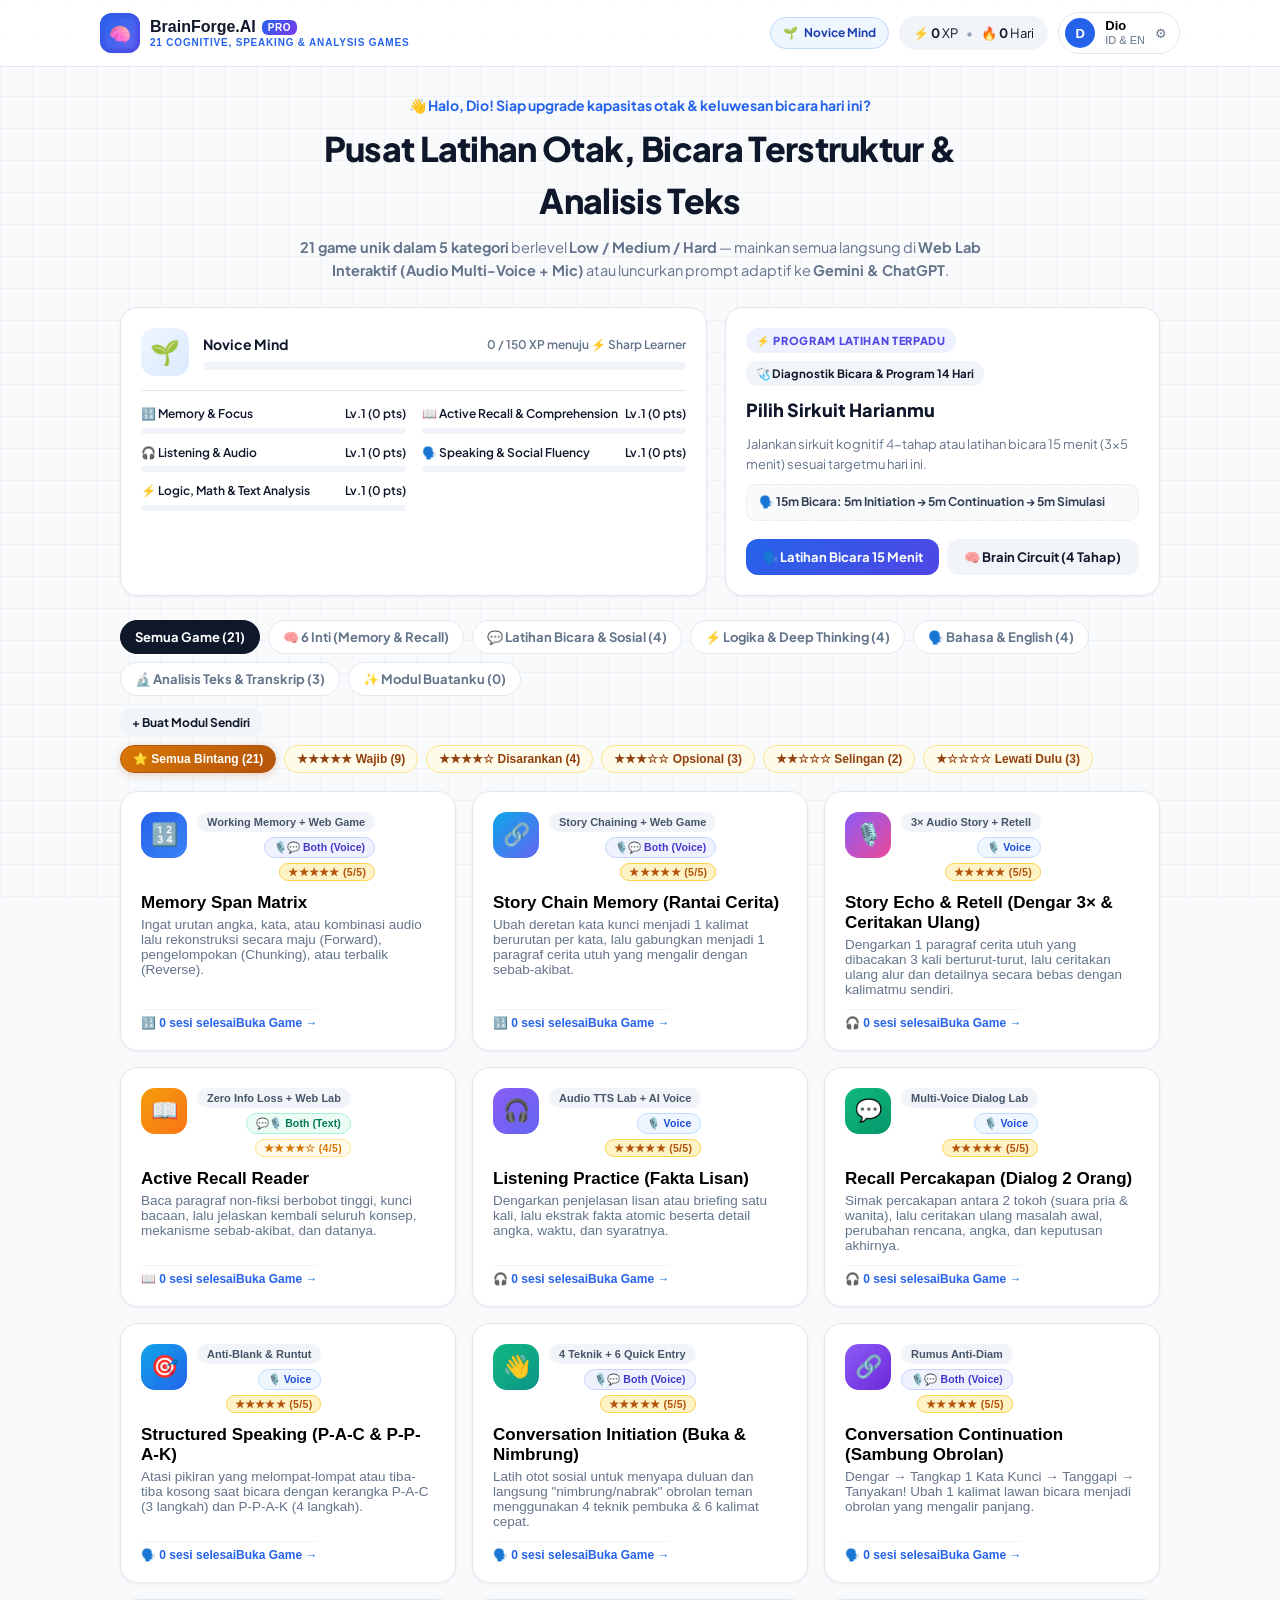
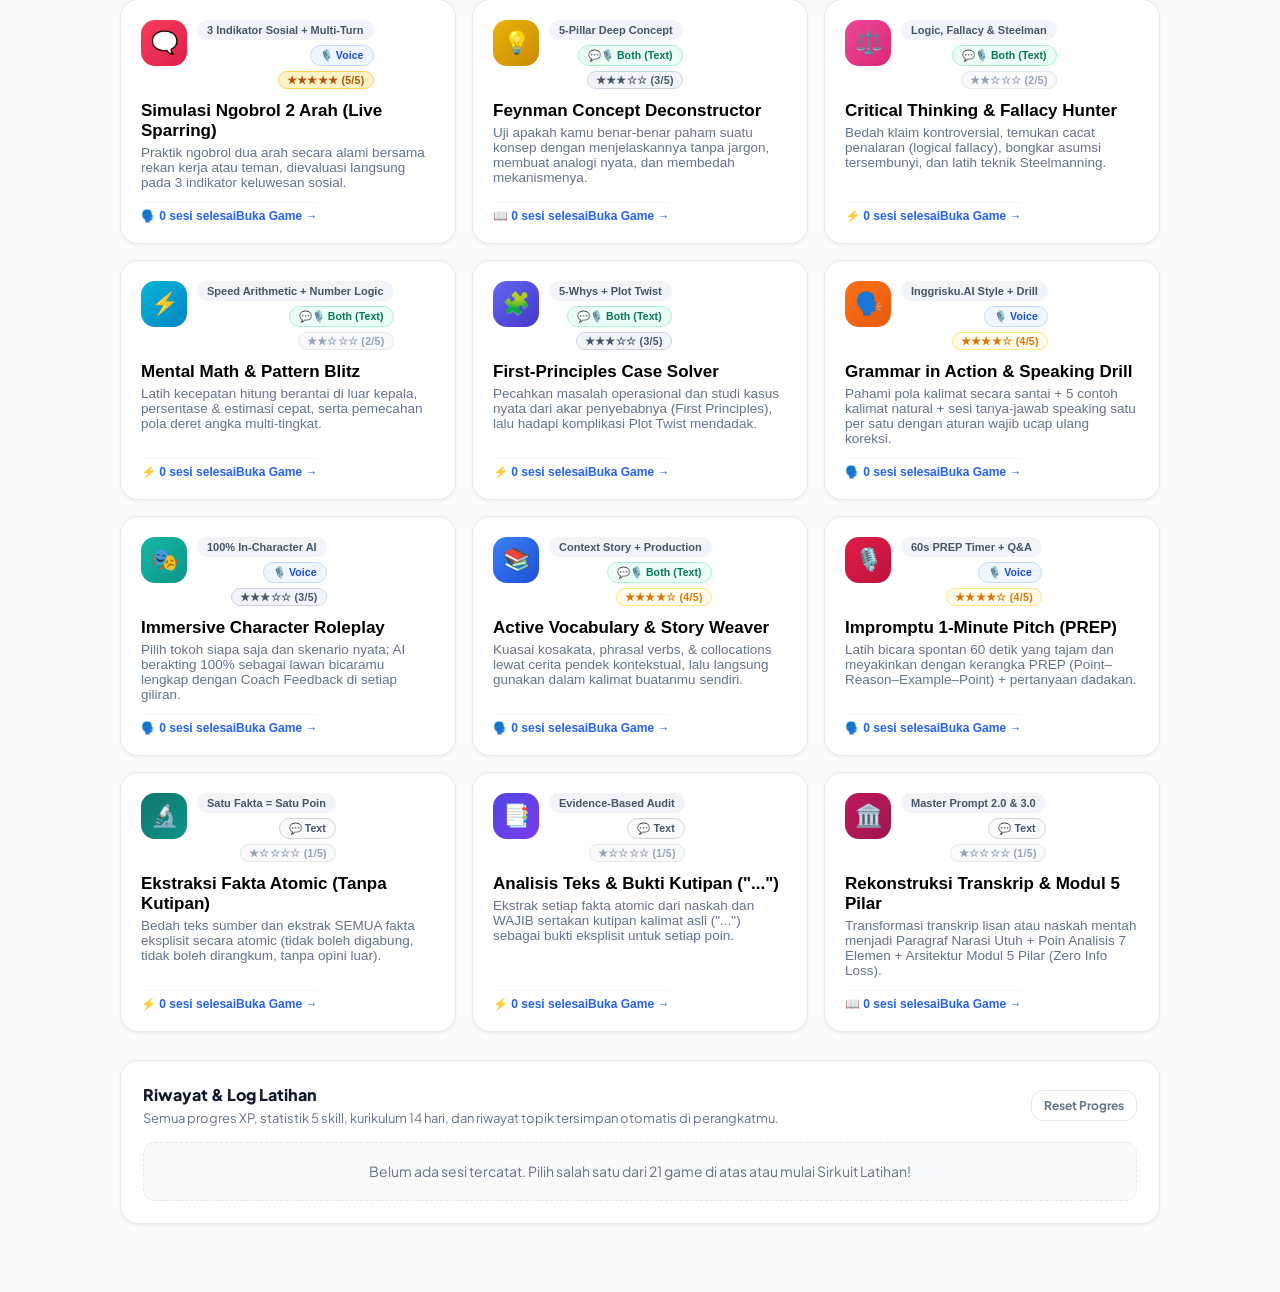
<file: index.html>
<!DOCTYPE html>
<html lang="id">
<head>
  <meta charset="UTF-8" />
  <meta name="viewport" content="width=device-width, initial-scale=1.0" />
  <meta name="theme-color" content="#2563eb" />
  <title>BrainForge.AI Pro — Cognitive, Speaking &amp; Text Mastery Suite</title>
  <link rel="icon" type="image/png" href="logo.png" />
  <link rel="apple-touch-icon" href="logo.png" />
  <link rel="manifest" href="manifest.webmanifest" />
  <link rel="preconnect" href="https://fonts.googleapis.com" />
  <link rel="preconnect" href="https://fonts.gstatic.com" crossorigin />
  <link href="https://fonts.googleapis.com/css2?family=Plus+Jakarta+Sans:wght@400;500;600;700;800&display=swap" rel="stylesheet" />
  <link rel="stylesheet" href="styles.css" />
</head>
<body>
  <div class="bg-grid"></div>

  <!-- Top Navbar -->
  <header class="navbar">
    <div class="nav-inner">
      <button class="brand" id="nav-home-btn" type="button" aria-label="Kembali ke Beranda">
        <img src="logo.png" alt="BrainForge.AI" class="brand-logo-img" />
        <span class="brand-text">
          <strong>BrainForge.AI <span class="pro-badge">PRO</span></strong>
          <small id="brand-games-count">COGNITIVE, SPEAKING &amp; ANALYSIS GAMES</small>
        </span>
      </button>

      <div class="nav-actions">
        <div class="rank-pill" id="nav-rank-pill" title="Rank Kognitif Saat Ini">
          <span id="nav-rank-icon">🌱</span>
          <strong id="nav-rank-name">Novice Mind</strong>
        </div>
        <div class="stat-pill" title="Total XP &amp; Streak Harian">
          <span>⚡ <strong id="nav-xp">0</strong> XP</span>
          <span class="dot">•</span>
          <span>🔥 <strong id="nav-streak">0</strong> Hari</span>
        </div>
        <button class="profile-pill" id="open-profile-btn" type="button">
          <span class="avatar" id="nav-avatar">D</span>
          <span class="profile-meta">
            <strong id="nav-name">Dio</strong>
            <small id="nav-lang">ID &amp; EN</small>
          </span>
          <span class="edit-icon">⚙</span>
        </button>
      </div>
    </div>
  </header>

  <main class="container">
    <!-- ==================== DASHBOARD VIEW ==================== -->
    <section id="dashboard-view" class="view active">
      <div class="hero">
        <p class="greeting" id="hero-greeting">👋 Halo! Siap upgrade kapasitas otak &amp; keluwesan bicara hari ini?</p>
        <h1>Pusat Latihan Otak, Bicara Terstruktur &amp; Analisis Teks</h1>
        <p class="subtitle">
          <strong id="hero-games-count">Game unik dalam 5 kategori</strong> berlevel <strong>Low / Medium / Hard</strong> — mainkan semua langsung di <strong>Web Lab Interaktif (Audio Multi-Voice + Mic)</strong> atau luncurkan prompt adaptif ke <strong>Gemini &amp; ChatGPT</strong>.
        </p>
      </div>

      <!-- Cognitive Command Center (RPG Stats + Circuits + Speaking Diagnostic) -->
      <section class="command-center">
        <div class="cc-left">
          <div class="cc-rank-header">
            <div class="cc-rank-badge" id="cc-rank-icon">🌱</div>
            <div class="cc-rank-info">
              <div class="cc-rank-title-row">
                <strong id="cc-rank-title">Novice Mind</strong>
                <span class="cc-xp-text" id="cc-xp-progress-text">0 / 150 XP ke level berikutnya</span>
              </div>
              <div class="progress-track">
                <div class="progress-fill" id="cc-xp-bar" style="width: 0%"></div>
              </div>
            </div>
          </div>

          <div class="skill-bars" id="skill-bars">
            <!-- Rendered by app.js -->
          </div>
        </div>

        <div class="cc-right">
          <div class="circuit-box">
            <div style="display:flex;justify-content:space-between;align-items:center;gap:8px;flex-wrap:wrap;">
              <span class="circuit-tag">⚡ PROGRAM LATIHAN TERPADU</span>
              <button type="button" class="btn-secondary btn-sm" id="open-diagnostic-btn" style="font-size:11.5px;padding:5px 10px;">
                🩺 Diagnostik Bicara &amp; Program 14 Hari
              </button>
            </div>
            <h3>Pilih Sirkuit Harianmu</h3>
            <p>Jalankan sirkuit kognitif 4-tahap atau latihan bicara 15 menit (3×5 menit) sesuai targetmu hari ini.</p>
            <div class="circuit-steps" id="circuit-steps-preview">
              <span>🗣️ 15m Bicara: 5m Initiation → 5m Continuation → 5m Simulasi</span>
            </div>
            <div style="display:grid;grid-template-columns:1fr 1fr;gap:8px;margin-top:8px;">
              <button type="button" class="btn-gemini" id="start-speaking-circuit-btn" style="padding:10px 12px;font-size:13px;">
                🗣️ Latihan Bicara 15 Menit
              </button>
              <button type="button" class="btn-secondary" id="start-circuit-btn" style="padding:10px 12px;font-size:13px;">
                🧠 Brain Circuit (4 Tahap)
              </button>
            </div>
          </div>
        </div>
      </section>

      <!-- Category Filter & Custom Module Button -->
      <div class="toolbar-row">
        <div class="category-tabs" id="category-tabs">
          <button type="button" class="cat-tab active" data-cat="all">Semua Game</button>
          <button type="button" class="cat-tab" data-cat="core">🧠 Inti (Memory &amp; Recall)</button>
          <button type="button" class="cat-tab" data-cat="social">💬 Latihan Bicara &amp; Sosial</button>
          <button type="button" class="cat-tab" data-cat="cognitive">⚡ Logika &amp; Deep Thinking</button>
          <button type="button" class="cat-tab" data-cat="language">🗣️ Bahasa &amp; English</button>
          <button type="button" class="cat-tab" data-cat="analysis">🔬 Analisis Teks &amp; Transkrip</button>
          <button type="button" class="cat-tab" data-cat="custom">✨ Modul Buatanku</button>
        </div>
        <button type="button" class="btn-secondary btn-sm" id="open-custom-modal-btn">
          + Buat Modul Sendiri
        </button>
      </div>

      <!-- Personalized Priority Star Filter -->
      <div class="star-filter-row" id="star-filter-tabs" aria-label="Filter Prioritas Bintang">
        <button type="button" class="star-tab active" data-star="all">⭐ Semua Bintang</button>
        <button type="button" class="star-tab" data-star="5">★★★★★ Wajib</button>
        <button type="button" class="star-tab" data-star="4">★★★★☆ Disarankan</button>
        <button type="button" class="star-tab" data-star="3">★★★☆☆ Opsional</button>
        <button type="button" class="star-tab" data-star="2">★★☆☆☆ Selingan</button>
        <button type="button" class="star-tab" data-star="1">★☆☆☆☆ Lewati Dulu</button>
      </div>

      <!-- Module Cards Grid -->
      <div class="module-grid" id="module-grid">
        <!-- Rendered by app.js -->
      </div>

      <!-- Recent History -->
      <section class="history-card">
        <div class="history-header">
          <div>
            <h2>Riwayat &amp; Log Latihan</h2>
            <p>Semua progres XP, statistik 5 skill, kurikulum 14 hari, dan riwayat topik tersimpan otomatis di perangkatmu.</p>
          </div>
          <button class="btn-ghost btn-sm" id="clear-history-btn" type="button">Reset Progres</button>
        </div>
        <div id="history-list" class="history-list">
          <!-- Rendered by app.js -->
        </div>
      </section>
    </section>

    <!-- ==================== WORKSPACE VIEW ==================== -->
    <section id="workspace-view" class="view">
      <!-- Circuit Banner (shown when in Daily Circuit or 15-Min Speaking Circuit mode) -->
      <div class="circuit-banner" id="circuit-banner" hidden>
        <div>
          <strong id="circuit-banner-title">⚡ Daily Circuit: Tahap 1</strong>
          <span id="circuit-banner-sub">Selesaikan tahap ini lalu klik Tahap Berikutnya.</span>
        </div>
        <div class="circuit-banner-actions">
          <span class="badge badge-xp" id="circuit-timer-badge" hidden style="font-size:13px;padding:6px 12px;">⏱️ 05:00</span>
          <button type="button" class="btn-secondary btn-sm" id="next-circuit-btn">Tahap Berikutnya →</button>
          <button type="button" class="btn-ghost btn-sm" id="exit-circuit-btn">Keluar Sirkuit</button>
        </div>
      </div>

      <div class="workspace-top-bar">
        <button class="btn-back" id="back-to-dashboard-btn" type="button">← Kembali ke Dashboard</button>
        <div class="workspace-top-right">
          <div class="workspace-badge" id="ws-badge">Modul</div>
        </div>
      </div>

      <div class="workspace-header-card">
        <div class="ws-title-row">
          <div class="ws-icon" id="ws-icon">🧠</div>
          <div style="flex:1;">
            <h1 id="ws-title">Judul Modul</h1>
            <p id="ws-desc">Deskripsi modul</p>
            <div id="ws-unique-mechanic" style="margin-top:8px;font-size:12.5px;color:#1d4ed8;background:#eff6ff;border:1px solid #bfdbfe;padding:6px 12px;border-radius:10px;display:inline-block;font-weight:600;"></div>
          </div>
        </div>

        <div class="mode-tabs" id="ws-mode-tabs">
          <button type="button" class="mode-tab active" data-mode="prompt">🚀 Prompt Launcher (Gemini / ChatGPT)</button>
          <button type="button" class="mode-tab" id="tab-weblab-btn" data-mode="weblab">🎮 Main Langsung di Web Lab (Interaktif &amp; Audio)</button>
        </div>
      </div>

      <!-- PANEL 1: SMART PROMPT BUILDER -->
      <div id="prompt-builder-panel" class="workspace-body">
        <div class="config-card">
          <div class="field-group">
            <label>1. Pilih Level Tantangan (Spesifikasi Unik per Game)</label>
            <div class="level-selector" id="level-selector">
              <button type="button" class="level-btn active" data-level="Low">
                <div class="level-btn-top">
                  <strong>Low</strong>
                  <span class="xp-pill">+25 XP</span>
                </div>
                <small id="level-desc-low">Santai &amp; dasar</small>
              </button>
              <button type="button" class="level-btn" data-level="Medium">
                <div class="level-btn-top">
                  <strong>Medium</strong>
                  <span class="xp-pill">+45 XP</span>
                </div>
                <small id="level-desc-medium">Menengah &amp; detail</small>
              </button>
              <button type="button" class="level-btn" data-level="Hard">
                <div class="level-btn-top">
                  <strong>Hard</strong>
                  <span class="xp-pill">+70 XP</span>
                </div>
                <small id="level-desc-hard">Cepat &amp; kompleks</small>
              </button>
            </div>
          </div>

          <div class="config-grid-2">
            <div class="field-group">
              <label>2. Pilih Bahasa Latihan</label>
              <div class="lang-selector" id="lang-selector">
                <button type="button" class="chip-btn active" data-lang="id">🇮🇩 Indonesia</button>
                <button type="button" class="chip-btn" data-lang="en">🇬🇧 English</button>
                <button type="button" class="chip-btn" data-lang="bilingual">🌐 Campur (ID + EN)</button>
              </div>
            </div>

            <div class="field-group">
              <div class="label-row">
                <label>3. Mode Interaksi &amp; Jumlah Ronde</label>
                <button type="button" class="btn-link" id="reset-interaction-btn" title="Reset pilihan ke default">↺ Reset Default</button>
              </div>
              <div class="interaction-select-grid">
                <select id="persona-select" class="select-compact" title="Gaya Coach AI">
                  <option value="bro">😎 Tutor Santai (Gen-Z / Bro)</option>
                  <option value="socratic">🧠 Socratic &amp; Kritis</option>
                  <option value="strict">🎯 Tegas &amp; Presisi</option>
                  <option value="mentor">🤝 Mentor Eksekutif</option>
                </select>
                <select id="rounds-select" class="select-compact" title="Jumlah Ronde">
                  <option value="3">3 Ronde</option>
                  <option value="5">5 Ronde</option>
                  <option value="10">10 Ronde</option>
                  <option value="20">20 Ronde</option>
                </select>
                <select id="interaction-select" class="select-compact" title="Mode Suara atau Teks">
                  <option value="chat">💬 Mode Chat</option>
                  <option value="voice">🎙️ Mode Suara (Voice)</option>
                </select>
              </div>
            </div>
          </div>

          <!-- Character Input (Visible for Roleplay & Speaking Simulation) -->
          <div class="field-group" id="character-field-group" hidden>
            <label for="character-input">🎭 Siapa tokoh lawan bicara yang ingin kamu ajak ngobrol?</label>
            <input
              type="text"
              id="character-input"
              class="text-input"
              placeholder="Contoh: Rekan kerja bagian HSE, Barista di London, HRD Perusahaan, Klien Proyek..."
            />
          </div>

          <div class="field-group topic-field-group">
            <div class="label-row">
              <label for="topic-input" id="topic-field-label">4. Pilih atau Tulis Topik Latihan <span class="optional">(opsional — terkurasi per kategori)</span></label>
              <button type="button" class="btn-link" id="random-topic-btn">🎲 Acak Topik Terkurasi</button>
            </div>
            <div class="topic-browser-wrap" id="topic-browser-wrap">
              <button type="button" class="topic-browser-toggle" id="topic-browser-toggle">
                <span id="topic-browser-toggle-label">📂 Pilih dari Kategori &amp; Subkategori Topik Terkurasi (ID / EN)</span>
                <span class="tb-arrow" id="tb-arrow">▼</span>
              </button>
              <div class="topic-browser-panel" id="topic-browser-panel" hidden>
                <div class="tb-panel-header">
                  <strong>📂 Katalog Topik &amp; Skenario Terkurasi</strong>
                  <button type="button" class="btn-close-red" id="topic-browser-close-btn" title="Tutup katalog topik">✕</button>
                </div>
                <div class="tb-search-row">
                  <input
                    type="search"
                    id="topic-search-input"
                    class="text-input tb-search-input"
                    placeholder="🔍 Cari topik (misal: HSE, APD, Python, Bandung, rapat, tidur)..."
                  />
                </div>
                <div class="topic-page-tabs" id="topic-page-tabs">
                  <!-- Category tabs rendered by app.js -->
                </div>
                <div class="topic-page-list" id="topic-page-list">
                  <!-- Subcategories & curated topics rendered by app.js -->
                </div>
              </div>
            </div>
            <div class="topic-editor-box" style="margin-top: 10px;">
              <textarea
                id="topic-input"
                class="text-input topic-textarea"
                rows="3"
                placeholder="Tulis topik, situasi obrolan, atau tempel (paste) teks sumber yang ingin dibedah di sini..."
              ></textarea>
              <button type="button" class="btn-close-red topic-clear-btn" id="clear-topic-btn" title="Hapus / Kosongkan topik" hidden>✕</button>
              <div class="topic-editor-footer">
                <span class="topic-editor-hint" id="topic-editor-hint">✍️ Bebas dikosongkan (AI akan memilihkan otomatis) atau isi sesuai kebutuhanmu.</span>
                <span class="topic-char-count" id="topic-char-count">0 karakter</span>
              </div>
            </div>
          </div>
        </div>

        <div class="prompt-card">
          <div class="prompt-card-header">
            <div>
              <h2>Master Prompt Siap Pakai</h2>
              <p>Dirakit secara spesifik mengikuti keunikan game, level, bahasa, dan topik pilihanmu.</p>
            </div>
            <div class="prompt-header-btns">
              <button type="button" class="btn-ghost btn-sm" id="speak-prompt-btn">🔊 Bacakan</button>
              <button type="button" class="btn-cancel-voice btn-sm" id="cancel-speak-btn" title="Hentikan pembacaan suara">⏹ Cancel</button>
              <button type="button" class="btn-secondary btn-sm" id="copy-prompt-btn">📋 Copy Prompt</button>
            </div>
          </div>

          <textarea id="prompt-output" class="prompt-textarea" rows="13"></textarea>

          <div class="launcher-actions">
            <button type="button" class="btn-gemini" id="launch-gemini-btn">
              <span>✨</span>
              <span>Lanjut ke Gemini</span>
            </button>
            <button type="button" class="btn-chatgpt" id="launch-chatgpt-btn">
              <span>🤖</span>
              <span>Lanjut ke ChatGPT</span>
            </button>
            <button type="button" class="btn-complete" id="mark-complete-btn">
              <span>✓</span>
              <span>Catat Selesai (+XP)</span>
            </button>
          </div>
          <p class="launcher-hint">
            💡 <strong>Integrasi Cerdas:</strong> Klik <em>Lanjut ke Gemini</em> otomatis menyalin prompt, mengirim parameter <code>#bf_prompt</code> untuk ekstensi Auto-Fill, &amp; memicu Auto-Paste lokal. Klik <em>Lanjut ke ChatGPT</em> langsung mengisi prompt otomatis via URL.
          </p>
        </div>
      </div>

      <!-- PANEL 2: INTERACTIVE WEB LAB -->
      <div id="weblab-panel" class="workspace-body" hidden>
        <!-- LAB A: MEMORY SPAN MATRIX (Visual + Audio ID/EN + Context Words) -->
        <div class="minigame-card" id="lab-memory" hidden>
          <div class="mg-controls">
            <div class="mg-control-group">
              <label>Level:</label>
              <div class="mg-pills" id="mg-level-pills">
                <button type="button" class="chip-btn active" data-mg-level="Low">Low (4 Maju)</button>
                <button type="button" class="chip-btn" data-mg-level="Medium">Medium (6 Maju)</button>
                <button type="button" class="chip-btn" data-mg-level="Hard">Hard (8 Terbalik)</button>
              </div>
            </div>
            <div class="mg-control-group">
              <label>Tipe:</label>
              <div class="mg-pills" id="mg-type-pills">
                <button type="button" class="chip-btn active" data-mg-type="numbers">Angka</button>
                <button type="button" class="chip-btn" data-mg-type="words-id">Kata (ID)</button>
                <button type="button" class="chip-btn" data-mg-type="words-en">Words (EN)</button>
                <button type="button" class="chip-btn" data-mg-type="audio-id">🔊 Audio (ID)</button>
                <button type="button" class="chip-btn" data-mg-type="audio-en">🔊 Audio (EN)</button>
              </div>
            </div>
            <div class="mg-score-box">
              Ronde: <strong id="mg-round">1</strong> • Skor: <strong id="mg-score">0</strong>
            </div>
          </div>

          <div class="mg-stage">
            <p class="mg-status" id="mg-status">Pilih level &amp; tipe, lalu klik Mulai Ronde untuk melatih Working Memory.</p>
            <div class="mg-display" id="mg-display">—</div>
            <div class="mg-input-area" id="mg-input-area" hidden>
              <input
                type="text"
                id="mg-answer-input"
                class="text-input"
                placeholder="Ketik urutan yang kamu ingat (pisahkan dengan spasi)..."
                autocomplete="off"
              />
              <button type="button" class="btn-secondary" id="mg-mic-btn" title="Jawab pakai suara (Mic)">🎙️</button>
              <button type="button" class="btn-primary" id="mg-submit-btn">Cek Jawaban</button>
            </div>
          </div>

          <div class="mg-footer">
            <button type="button" class="btn-primary" id="mg-start-btn">▶ Mulai Ronde Baru</button>
            <span class="mg-rule-note">Low: 4 item • Medium: 6 item • Hard: 8 item (ketik urutan terbalik dari belakang!)</span>
          </div>
        </div>

        <!-- LAB A2: STORY CHAIN MEMORY (Kata -> Kalimat per Kata -> 1 Paragraf Utuh) -->
        <div class="minigame-card" id="lab-story-chain" hidden>
          <div class="mg-controls">
            <div class="mg-control-group">
              <label>Level:</label>
              <div class="mg-pills" id="sc-level-pills">
                <button type="button" class="chip-btn active" data-sc-level="Low">Low (5 Kata)</button>
                <button type="button" class="chip-btn" data-sc-level="Medium">Medium (6 Kata)</button>
                <button type="button" class="chip-btn" data-sc-level="Hard">Hard (8 Kata)</button>
              </div>
            </div>
            <div class="mg-score-box">
              Ronde: <strong id="sc-round">1</strong> • Skor: <strong id="sc-score">0</strong>
            </div>
          </div>

          <div class="mg-stage">
            <p class="mg-status" id="sc-status">Klik <strong>Mulai Tantangan</strong> untuk mendapatkan deretan kata kunci, lalu rangkai kalimat berurutan &amp; satukan jadi 1 paragraf utuh.</p>
            <div id="sc-keywords-box" class="sc-keywords-box" hidden></div>
            <div id="sc-steps-container" class="sc-steps-container" hidden></div>

            <div id="sc-paragraph-box" class="sc-paragraph-box" hidden>
              <div class="sc-paragraph-head">
                <label for="sc-paragraph-input"><strong>Langkah 2 — Gabungkan Jadi 1 Paragraf Cerita Utuh:</strong></label>
                <button type="button" class="btn-secondary btn-sm" id="sc-stitch-btn">⚡ Gabung Draf</button>
              </div>
              <textarea
                id="sc-paragraph-input"
                class="text-input"
                rows="4"
                placeholder="Gabungkan kalimat di atas dengan kata sambung alami (Setelah memakai..., Namun karena..., Sebelum...)..."
              ></textarea>
              <div class="sc-action-row">
                <button type="button" class="btn-secondary" id="sc-paragraph-mic-btn" title="Dikte paragraf pakai suara">🎙️ Rekam Paragraf</button>
                <button type="button" class="btn-primary" id="sc-submit-btn">✅ Cek Rantai Cerita</button>
              </div>
            </div>

            <div id="sc-recall-box" class="sc-recall-box" hidden>
              <p><strong>🧠 Bonus Recall Check:</strong> Sebut/ketik ulang urutan kata kunci tadi tanpa melihat (pisahkan dengan spasi atau koma):</p>
              <div class="mg-input-area">
                <input type="text" id="sc-recall-input" class="text-input" placeholder="contoh: sabun shampo air bak mandi sikat gigi" autocomplete="off" />
                <button type="button" class="btn-secondary" id="sc-recall-mic-btn" title="Jawab pakai suara">🎙️</button>
                <button type="button" class="btn-primary" id="sc-recall-check-btn">Cek Recall</button>
              </div>
            </div>

            <div id="sc-feedback" class="ar-feedback" hidden></div>
          </div>

          <div class="mg-footer">
            <button type="button" class="btn-primary" id="sc-start-btn">▶ Mulai Tantangan</button>
            <button type="button" class="btn-secondary" id="sc-speak-btn" hidden>🔊 Bacakan Kata (3×)</button>
            <button type="button" class="btn-secondary" id="sc-recall-toggle-btn" hidden>🧠 Uji Recall Kata</button>
            <span class="mg-rule-note">Pola: Kata Kunci → 1 Kalimat/Kata → 1 Paragraf Utuh dengan transisi sebab-akibat.</span>
          </div>
        </div>

        <!-- LAB B: ACTIVE RECALL READER (Read -> Lock -> Explain via Text or Mic) -->
        <div class="minigame-card" id="lab-recall" hidden>
          <div class="mg-controls">
            <div class="mg-control-group">
              <label>Level Bacaan:</label>
              <div class="mg-pills" id="ar-level-pills">
                <button type="button" class="chip-btn active" data-ar-level="Low">Low</button>
                <button type="button" class="chip-btn" data-ar-level="Medium">Medium</button>
                <button type="button" class="chip-btn" data-ar-level="Hard">Hard</button>
              </div>
            </div>
            <div class="mg-control-group">
              <button type="button" class="btn-secondary btn-sm" id="ar-next-passage-btn">🔄 Ganti Bacaan</button>
              <button type="button" class="btn-ghost btn-sm" id="ar-speak-passage-btn">🔊 Dengarkan</button>
              <button type="button" class="btn-ghost btn-sm" id="ar-custom-toggle-btn">✍️ Tempel Teks Sendiri</button>
            </div>
          </div>

          <div id="ar-custom-box" class="lab-box" hidden>
            <label style="font-size:13px;font-weight:700;display:block;margin-bottom:6px;">Tempel Paragraf Buku/Artikel yang Ingin Kamu Kuasai:</label>
            <textarea id="ar-custom-input" class="prompt-textarea" rows="4" placeholder="Paste paragraf artikel/materi di sini lalu klik Gunakan Teks Ini..."></textarea>
            <button type="button" class="btn-primary btn-sm" id="ar-use-custom-btn">Gunakan Teks Ini</button>
          </div>

          <div class="lab-reading-box" id="ar-reading-box">
            <div class="lab-reading-header">
              <strong id="ar-passage-title">Judul Bacaan</strong>
              <span class="badge badge-xp" id="ar-timer-badge">Waktu Baca: 0d</span>
            </div>
            <p id="ar-passage-text" class="lab-passage-text"></p>
            <div style="margin-top: 14px;">
              <button type="button" class="btn-primary" id="ar-lock-btn">🔒 Tutup Buku &amp; Mulai Jelaskan Kembali</button>
            </div>
          </div>

          <div class="lab-recall-box" id="ar-recall-box" hidden>
            <div class="label-row" style="margin-bottom:8px;">
              <label><strong>Bacaan Dikunci!</strong> Jelaskan kembali seluruh konsep &amp; detail paragraf tadi dengan bahasamu sendiri:</label>
              <button type="button" class="btn-secondary btn-sm" id="ar-mic-btn">🎙️ Rekam Penjelasan Suara</button>
            </div>
            <textarea id="ar-user-answer" class="prompt-textarea" rows="5" placeholder="Ketik atau ucapkan semua poin penting yang kamu ingat tanpa mengintip..."></textarea>
            <div class="launcher-actions" style="grid-template-columns: auto auto 1fr;">
              <button type="button" class="btn-primary" id="ar-evaluate-btn">✓ Evaluasi Pemahamanku</button>
              <button type="button" class="btn-ghost" id="ar-peek-btn">👀 Buka Kembali Teks (Reset Kunci)</button>
            </div>
          </div>

          <div class="lab-result-box" id="ar-result-box" hidden></div>
        </div>

        <!-- LAB C: LISTENING AUDIO LAB & MULTI-VOICE DIALOGUE LAB -->
        <div class="minigame-card" id="lab-audio" hidden>
          <div class="mg-controls">
            <div class="mg-control-group">
              <label>Level Audio:</label>
              <div class="mg-pills" id="au-level-pills">
                <button type="button" class="chip-btn active" data-au-level="Low">Low (Jelas)</button>
                <button type="button" class="chip-btn" data-au-level="Medium">Medium (Natural)</button>
                <button type="button" class="chip-btn" data-au-level="Hard">Hard (Padat/Ralat)</button>
              </div>
            </div>
            <div class="mg-control-group">
              <button type="button" class="btn-secondary btn-sm" id="au-next-btn">🔄 Ganti Skenario Audio</button>
            </div>
          </div>

          <div class="audio-stage">
            <h3 id="au-title">Judul Audio</h3>
            <p class="mg-status" id="au-instruction">Klik Putar Audio, dengarkan baik-baik tanpa melihat teks, lalu tuliskan informasi yang kamu tangkap.</p>
            <div class="audio-controls-row">
              <button type="button" class="btn-gemini" id="au-play-btn">🔊 Putar Audio Sekarang</button>
              <button type="button" class="btn-ghost btn-sm" id="au-stop-btn">⏹ Berhenti</button>
            </div>
            <small id="au-plays-left" style="display:block;margin-top:8px;color:#64748b;">Diputar: 0x (Rekomendasi: maksimal 2x putar sebelum menjawab)</small>
          </div>

          <div class="field-group" style="margin-top:16px;">
            <div class="label-row">
              <label for="au-answer-input">Tuliskan Informasi Atomic / Rekonstruksi Isi Percakapan:</label>
              <button type="button" class="btn-secondary btn-sm" id="au-mic-btn">🎙️ Jawab Pakai Suara</button>
            </div>
            <textarea id="au-answer-input" class="prompt-textarea" rows="4" placeholder="1. ...\n2. ...\n3. ..."></textarea>
            <div style="display:flex;gap:10px;flex-wrap:wrap;">
              <button type="button" class="btn-primary" id="au-check-btn">✓ Cek Jawaban &amp; Lihat Transkrip Asli</button>
            </div>
          </div>

          <div class="lab-result-box" id="au-result-box" hidden></div>
        </div>

        <!-- LAB D: MENTAL MATH & PATTERN BLITZ -->
        <div class="minigame-card" id="lab-math" hidden>
          <div class="mg-controls">
            <div class="mg-control-group">
              <label>Level:</label>
              <div class="mg-pills" id="mm-level-pills">
                <button type="button" class="chip-btn active" data-mm-level="Low">Low (Berantai)</button>
                <button type="button" class="chip-btn" data-mm-level="Medium">Medium (Kali &amp; %)</button>
                <button type="button" class="chip-btn" data-mm-level="Hard">Hard (Deret &amp; Cerita)</button>
              </div>
            </div>
            <div class="mg-score-box">
              Combo: <strong id="mm-streak">0</strong> 🔥 • Skor: <strong id="mm-score">0</strong>
            </div>
          </div>

          <div class="mg-stage">
            <p class="mg-status" id="mm-status">Hitung di luar kepala tanpa kalkulator!</p>
            <div class="mg-display" id="mm-question" style="font-size:clamp(22px, 3.2vw, 34px);padding:18px;">Klik Soal Baru untuk mulai</div>
            <div class="mg-input-area" id="mm-input-area">
              <input type="text" id="mm-answer-input" class="text-input" placeholder="Ketik angka jawaban..." autocomplete="off" />
              <button type="button" class="btn-primary" id="mm-submit-btn">Jawab</button>
            </div>
          </div>

          <div class="mg-footer">
            <button type="button" class="btn-secondary" id="mm-next-btn">▶ Soal Berikutnya</button>
            <span class="mg-rule-note" id="mm-explanation">Tekan Enter untuk menjawab cepat.</span>
          </div>
        </div>

        <!-- LAB E: UNIVERSAL INTERACTIVE STUDIO (Social, Speaking, Feynman, Critical, Solver, Language & Text Analysis) -->
        <div class="minigame-card" id="lab-social" hidden>
          <div class="mg-controls">
            <div class="mg-control-group">
              <label>Level Lab:</label>
              <div class="mg-pills" id="soc-level-pills">
                <button type="button" class="chip-btn active" data-soc-level="Low">Low</button>
                <button type="button" class="chip-btn" data-soc-level="Medium">Medium</button>
                <button type="button" class="chip-btn" data-soc-level="Hard">Hard</button>
              </div>
            </div>
            <div class="mg-control-group">
              <button type="button" class="btn-secondary btn-sm" id="soc-next-btn">🔄 Ganti Tantangan</button>
              <button type="button" class="btn-ghost btn-sm" id="soc-custom-source-btn" hidden>✍️ Gunakan Teks Sendiri</button>
            </div>
          </div>

          <!-- Optional Custom Source Box for Text Analysis Modules -->
          <div id="soc-custom-box" class="lab-box" hidden style="margin-bottom:14px;">
            <label style="font-size:13px;font-weight:700;display:block;margin-bottom:6px;">Tempel Kalimat / Paragraf yang Ingin Kamu Bedah di Web Lab:</label>
            <textarea id="soc-custom-input" class="prompt-textarea" rows="3" placeholder="Tempel teks di sini untuk latihan ekstraksi fakta atomic / kutipan..."></textarea>
            <button type="button" class="btn-primary btn-sm" id="soc-use-custom-btn" style="margin-top:6px;">Gunakan Teks Ini</button>
          </div>

          <div class="audio-stage" style="text-align:left;">
            <div style="display:flex;justify-content:space-between;align-items:center;gap:10px;flex-wrap:wrap;">
              <div>
                <span class="badge badge-xp" id="soc-level-badge">Level Low</span>
                <strong id="soc-title" style="margin-left:6px;font-size:15px;">Latihan Interaktif</strong>
              </div>
              <div style="display:flex;gap:8px;align-items:center;">
                <button type="button" class="btn-secondary btn-sm" id="soc-timer-btn" hidden>⏱️ Mulai Timer 60d</button>
                <button type="button" class="btn-secondary btn-sm" id="soc-speak-prompt-btn">🔊 Dengarkan</button>
                <button type="button" class="btn-cancel-voice btn-sm" id="soc-stop-btn">⏹ Stop</button>
              </div>
            </div>
            <p id="soc-scenario-text" style="font-size:15px;font-weight:600;margin-top:12px;color:#0f172a;white-space:pre-line;line-height:1.6;"></p>
            <p id="soc-formula-text" style="font-size:13px;color:#1d4ed8;margin-top:10px;font-weight:600;background:#eff6ff;padding:8px 12px;border-radius:8px;"></p>

            <!-- Multi-Turn Conversation Log (for Simulasi Ngobrol 2 Arah & Roleplay) -->
            <div id="soc-dialogue-log" hidden style="margin-top:12px;display:flex;flex-direction:column;gap:8px;"></div>
          </div>

          <div class="field-group" style="margin-top:16px;">
            <div class="label-row">
              <label for="soc-answer-input" id="soc-answer-label">Ucapkan (via Mic) atau Ketik Jawaban / Analisis Kamu:</label>
              <button type="button" class="btn-secondary btn-sm" id="soc-mic-btn">🎙️ Bicara Sekarang (Mic)</button>
            </div>
            <textarea id="soc-answer-input" class="prompt-textarea" rows="4" placeholder="Susun jawabanmu secara runtut di sini..."></textarea>
            <div style="display:flex;gap:10px;flex-wrap:wrap;">
              <button type="button" class="btn-primary" id="soc-check-btn">✓ Evaluasi &amp; Lihat Model Jawaban Terbaik</button>
            </div>
          </div>

          <div class="lab-result-box" id="soc-result-box" hidden></div>
        </div>
      </div>
    </section>
  </main>

  <!-- ==================== MODAL: DIAGNOSTIK BICARA & KURIKULUM 14 HARI ==================== -->
  <div class="modal-backdrop" id="diagnostic-modal" hidden>
    <div class="modal-card modal-card-lg" style="max-height:88vh;overflow-y:auto;">
      <div style="display:flex;justify-content:space-between;align-items:center;gap:12px;">
        <h2>🩺 Diagnostik Kesulitan Bicara &amp; Program 14 Hari</h2>
        <button type="button" class="btn-close-red" id="close-diagnostic-btn" title="Tutup">✕</button>
      </div>
      <p style="margin-top:4px;color:#475569;font-size:14px;">
        Pilih kondisi yang paling sering kamu alami saat berbicara dengan teman atau rekan kerja (boleh pilih lebih dari satu) agar sistem merekomendasikan latihan yang paling tepat:
      </p>

      <div id="diagnostic-options" style="display:grid;gap:10px;margin:14px 0;">
        <!-- Rendered by app.js from SPEAKING_DIAGNOSTIC_PROFILES -->
      </div>

      <div id="diagnostic-result" class="lab-result-box" hidden style="margin-bottom:18px;"></div>

      <hr style="border:none;border-top:1px solid #e2e8f0;margin:18px 0;" />

      <div>
        <div style="display:flex;justify-content:space-between;align-items:center;flex-wrap:wrap;gap:8px;">
          <div>
            <h3 style="font-size:16px;">📅 Kurikulum Bertahap 14 Hari (Initiation, Continuation &amp; Structure)</h3>
            <p style="font-size:13px;color:#64748b;">Centang tahapan yang sudah kamu selesaikan atau klik <strong>Latih Sekarang</strong> untuk langsung membuka modulnya.</p>
          </div>
          <span class="badge badge-xp" id="plan-progress-badge">0 / 8 Tahap Selesai</span>
        </div>
        <div id="fourteen-day-list" style="display:grid;gap:8px;margin-top:12px;">
          <!-- Rendered by app.js from FOURTEEN_DAY_SPEAKING_PLAN -->
        </div>
      </div>
    </div>
  </div>

  <!-- ==================== MODAL: PROFILE ==================== -->
  <div class="modal-backdrop" id="profile-modal" hidden>
    <div class="modal-card">
      <h2>Profil &amp; Preferensi Latihan</h2>
      <p>Sesuaikan nama dan gaya belajar default kamu.</p>

      <div class="field-group">
        <label for="profile-name-input">Nama Panggilan</label>
        <input type="text" id="profile-name-input" class="text-input" placeholder="Contoh: Dio" />
      </div>

      <div class="field-group">
        <label for="profile-lang-select">Bahasa Latihan Default</label>
        <select id="profile-lang-select" class="text-input">
          <option value="id">🇮🇩 Bahasa Indonesia</option>
          <option value="en">🇬🇧 English</option>
          <option value="bilingual">🌐 Campur (Indonesia + English)</option>
        </select>
      </div>

      <div class="field-group">
        <label for="profile-persona-select">Gaya Coach AI Default</label>
        <select id="profile-persona-select" class="text-input">
          <option value="bro">😎 Santai &amp; Seru (Gaya Bro / Gen-Z)</option>
          <option value="socratic">🧠 Socratic Coach (Gali Pemahaman Dalam)</option>
          <option value="strict">🎯 Tegas &amp; Presisi Tinggi</option>
          <option value="mentor">🤝 Mentor Eksekutif</option>
        </select>
      </div>

      <div class="modal-actions">
        <button type="button" class="btn-ghost" id="close-profile-btn">Batal</button>
        <button type="button" class="btn-primary" id="save-profile-btn">Simpan Profil</button>
      </div>
    </div>
  </div>

  <!-- ==================== MODAL: CUSTOM MODULE BUILDER ==================== -->
  <div class="modal-backdrop" id="custom-module-modal" hidden>
    <div class="modal-card modal-card-lg">
      <h2>✨ Buat Modul Latihan Sendiri</h2>
      <p>Tambahkan modul custom sesukamu. Gunakan placeholder <code>{name}</code>, <code>{level}</code>, <code>{topic}</code>, <code>{lang}</code>, <code>{rounds}</code> di dalam template prompt.</p>

      <div class="config-grid-2">
        <div class="field-group">
          <label for="cm-title-input">Nama Modul</label>
          <input type="text" id="cm-title-input" class="text-input" placeholder="Contoh: Audit Laporan Harian HSE" />
        </div>
        <div class="field-group">
          <label for="cm-skill-select">Kategori Skill</label>
          <select id="cm-skill-select" class="text-input">
            <option value="memory">🔢 Memory &amp; Focus</option>
            <option value="recall">📖 Active Recall &amp; Comprehension</option>
            <option value="listening">🎧 Listening &amp; Audio</option>
            <option value="speaking">🗣️ Speaking &amp; Social Fluency</option>
            <option value="logic">⚡ Logic, Math &amp; Text Analysis</option>
          </select>
        </div>
      </div>

      <div class="field-group">
        <label for="cm-desc-input">Deskripsi Singkat</label>
        <input type="text" id="cm-desc-input" class="text-input" placeholder="Contoh: Latih merangkum ide pokok dan temuan lapangan dalam 3 kalimat padat." />
      </div>

      <div class="field-group">
        <label for="cm-template-input">Template Prompt AI</label>
        <textarea id="cm-template-input" class="prompt-textarea" rows="6">Halo, namaku {name}.
Latih aku pada level {level} tentang topik: "{topic}".
Aturan bahasa: {lang}
Berikan tantangan bertahap sebanyak {rounds} ronde, evaluasi jawabanku dengan skor 0-100 di tiap ronde!</textarea>
      </div>

      <div class="modal-actions">
        <button type="button" class="btn-ghost" id="close-custom-modal-btn">Batal</button>
        <button type="button" class="btn-primary" id="save-custom-module-btn">Simpan Modul Baru</button>
      </div>
    </div>
  </div>

  <!-- Toast Notification -->
  <div class="toast" id="toast" role="status" aria-live="polite"></div>

  <script src="prompts.js" charset="utf-8"></script>
  <script src="app.js" charset="utf-8"></script>
</body>
</html>
</file>
<file: styles.css>
:root {
  --bg: #f8fafc;
  --surface: #ffffff;
  --text: #0f172a;
  --muted: #64748b;
  --border: #e2e8f0;
  --primary: #2563eb;
  --primary-hover: #1d4ed8;
  --emerald: #10b981;
  --amber: #f59e0b;
  --purple: #8b5cf6;
  --shadow-sm: 0 1px 3px rgba(15, 23, 42, 0.06);
  --shadow-md: 0 10px 28px rgba(15, 23, 42, 0.07);
  --radius: 18px;
}

* {
  box-sizing: border-box;
  margin: 0;
  padding: 0;
}

body {
  font-family: 'Plus Jakarta Sans', -apple-system, BlinkMacSystemFont, 'Segoe UI', sans-serif;
  background-color: var(--bg);
  color: var(--text);
  line-height: 1.55;
  min-height: 100vh;
}

.bg-grid {
  position: fixed;
  inset: 0;
  pointer-events: none;
  z-index: -1;
  background-image:
    linear-gradient(to right, rgba(148, 163, 184, 0.08) 1px, transparent 1px),
    linear-gradient(to bottom, rgba(148, 163, 184, 0.08) 1px, transparent 1px);
  background-size: 32px 32px;
}

/* Navbar */
.navbar {
  position: relative;
  z-index: 30;
  background: rgba(255, 255, 255, 0.92);
  border-bottom: 1px solid var(--border);
}

.nav-inner {
  max-width: 1120px;
  margin: 0 auto;
  padding: 12px 20px;
  display: flex;
  align-items: center;
  justify-content: space-between;
  gap: 12px;
}

body.in-flutter-app .nav-inner {
  padding-left: 54px;
}

.brand {
  display: flex;
  align-items: center;
  gap: 10px;
  background: none;
  border: none;
  cursor: pointer;
  text-align: left;
}

.brand-icon,
.brand-logo-img {
  width: 40px;
  height: 40px;
  border-radius: 12px;
  background: linear-gradient(135deg, #2563eb, #6366f1);
  display: grid;
  place-items: center;
  font-size: 20px;
  object-fit: cover;
  box-shadow: var(--shadow-sm);
}

.brand-text {
  display: flex;
  flex-direction: column;
}

.brand-text strong {
  font-size: 16px;
  font-weight: 800;
  color: var(--text);
  line-height: 1.15;
  display: flex;
  align-items: center;
  gap: 6px;
}

.pro-badge {
  font-size: 10px;
  background: linear-gradient(135deg, #2563eb, #7c3aed);
  color: #fff;
  padding: 2px 6px;
  border-radius: 6px;
  letter-spacing: 0.05em;
}

.brand-text small {
  font-size: 10px;
  font-weight: 700;
  letter-spacing: 0.08em;
  color: var(--primary);
}

.nav-actions {
  display: flex;
  align-items: center;
  gap: 10px;
}

.rank-pill {
  display: flex;
  align-items: center;
  gap: 6px;
  background: #eff6ff;
  border: 1px solid #bfdbfe;
  color: #1e40af;
  padding: 6px 12px;
  border-radius: 999px;
  font-size: 12px;
}

.stat-pill {
  display: flex;
  align-items: center;
  gap: 8px;
  background: #f1f5f9;
  padding: 7px 14px;
  border-radius: 999px;
  font-size: 13px;
  color: var(--text);
}

.stat-pill .dot {
  color: #94a3b8;
}

.profile-pill {
  display: flex;
  align-items: center;
  gap: 10px;
  background: var(--surface);
  border: 1px solid var(--border);
  padding: 5px 12px 5px 6px;
  border-radius: 999px;
  cursor: pointer;
  transition: border-color 0.15s, box-shadow 0.15s;
}

.profile-pill:hover {
  border-color: #cbd5e1;
  box-shadow: var(--shadow-sm);
}

.avatar {
  width: 30px;
  height: 30px;
  border-radius: 999px;
  background: var(--primary);
  color: #fff;
  font-weight: 700;
  font-size: 13px;
  display: grid;
  place-items: center;
}

.profile-meta {
  display: flex;
  flex-direction: column;
  text-align: left;
  line-height: 1.15;
}

.profile-meta strong {
  font-size: 13px;
}

.profile-meta small {
  font-size: 11px;
  color: var(--muted);
}

.edit-icon {
  font-size: 13px;
  color: var(--muted);
}

/* Container */
.container {
  max-width: 1080px;
  margin: 0 auto;
  padding: 28px 20px 68px;
}

.view {
  display: none;
}

.view.active {
  display: block;
}

/* Hero */
.hero {
  text-align: center;
  max-width: 740px;
  margin: 0 auto 26px;
}

.greeting {
  font-size: 14px;
  font-weight: 700;
  color: var(--primary);
  margin-bottom: 6px;
}

.hero h1 {
  font-size: clamp(25px, 3.6vw, 34px);
  font-weight: 800;
  letter-spacing: -0.02em;
  margin-bottom: 8px;
}

.subtitle {
  color: var(--muted);
  font-size: 14.5px;
}

/* Command Center (RPG Brain Stats + Daily Circuit) */
.command-center {
  display: grid;
  grid-template-columns: 1.35fr 1fr;
  gap: 18px;
  margin-bottom: 24px;
}

.cc-left,
.cc-right {
  background: var(--surface);
  border: 1px solid var(--border);
  border-radius: var(--radius);
  padding: 20px;
  box-shadow: var(--shadow-sm);
}

.cc-rank-header {
  display: flex;
  align-items: center;
  gap: 14px;
  padding-bottom: 14px;
  margin-bottom: 14px;
  border-bottom: 1px solid var(--border);
}

.cc-rank-badge {
  width: 48px;
  height: 48px;
  border-radius: 14px;
  background: linear-gradient(135deg, #eff6ff, #dbeafe);
  display: grid;
  place-items: center;
  font-size: 24px;
  flex-shrink: 0;
}

.cc-rank-info {
  flex: 1;
}

.cc-rank-title-row {
  display: flex;
  align-items: center;
  justify-content: space-between;
  margin-bottom: 6px;
  font-size: 14px;
}

.cc-xp-text {
  font-size: 12px;
  color: var(--muted);
  font-weight: 600;
}

.progress-track {
  width: 100%;
  height: 8px;
  background: #f1f5f9;
  border-radius: 999px;
  overflow: hidden;
}

.progress-fill {
  height: 100%;
  background: linear-gradient(90deg, #2563eb, #7c3aed);
  border-radius: 999px;
  transition: width 0.3s ease;
}

.skill-bars {
  display: grid;
  grid-template-columns: repeat(2, minmax(0, 1fr));
  gap: 10px 16px;
}

.skill-row {
  display: flex;
  flex-direction: column;
  gap: 4px;
}

.skill-row-top {
  display: flex;
  justify-content: space-between;
  font-size: 12px;
  font-weight: 600;
}

.skill-track {
  height: 6px;
  background: #f1f5f9;
  border-radius: 999px;
  overflow: hidden;
}

.skill-fill {
  height: 100%;
  border-radius: 999px;
  transition: width 0.3s ease;
}

.circuit-box {
  height: 100%;
  display: flex;
  flex-direction: column;
  justify-content: space-between;
  gap: 10px;
}

.circuit-tag {
  align-self: flex-start;
  font-size: 11px;
  font-weight: 800;
  letter-spacing: 0.06em;
  color: #4f46e5;
  background: #eef2ff;
  padding: 4px 10px;
  border-radius: 999px;
}

.circuit-box h3 {
  font-size: 18px;
  font-weight: 800;
}

.circuit-box p {
  font-size: 13px;
  color: var(--muted);
}

.circuit-steps {
  font-size: 12px;
  font-weight: 700;
  color: #334155;
  background: #f8fafc;
  border: 1px dashed var(--border);
  padding: 8px 12px;
  border-radius: 10px;
}

.btn-full {
  width: 100%;
}

/* Category Filter Toolbar */
.toolbar-row {
  display: flex;
  align-items: center;
  justify-content: space-between;
  flex-wrap: wrap;
  gap: 12px;
  margin-bottom: 18px;
}

.category-tabs {
  display: flex;
  flex-wrap: wrap;
  gap: 8px;
}

.cat-tab {
  padding: 8px 14px;
  border-radius: 999px;
  border: 1px solid var(--border);
  background: var(--surface);
  font-family: inherit;
  font-size: 13px;
  font-weight: 700;
  color: var(--muted);
  cursor: pointer;
  transition: all 0.15s;
}

.cat-tab:hover {
  border-color: #cbd5e1;
  color: var(--text);
}

.cat-tab.active {
  background: var(--text);
  border-color: var(--text);
  color: #fff;
}

/* Module Grid */
.module-grid {
  display: grid;
  grid-template-columns: repeat(3, minmax(0, 1fr));
  gap: 16px;
  margin-bottom: 28px;
}

.module-card {
  position: relative;
  background: var(--surface);
  border: 1px solid var(--border);
  border-radius: var(--radius);
  padding: 20px;
  text-align: left;
  cursor: pointer;
  box-shadow: var(--shadow-sm);
  transition: transform 0.16s ease, box-shadow 0.16s ease, border-color 0.16s ease;
  display: flex;
  flex-direction: column;
  gap: 12px;
}

.module-card:hover {
  transform: translateY(-3px);
  box-shadow: var(--shadow-md);
  border-color: #cbd5e1;
}

.module-card-top {
  display: flex;
  align-items: flex-start;
  justify-content: space-between;
  gap: 10px;
}

.module-icon {
  width: 46px;
  height: 46px;
  border-radius: 14px;
  display: grid;
  place-items: center;
  font-size: 22px;
  color: #fff;
}

.module-tags-col {
  display: flex;
  flex-direction: column;
  align-items: flex-end;
  gap: 5px;
}

.module-tag {
  font-size: 11px;
  font-weight: 700;
  padding: 4px 10px;
  border-radius: 999px;
  background: #f1f5f9;
  color: #475569;
}

.mode-badge {
  font-size: 10.5px;
  font-weight: 800;
  padding: 3px 9px;
  border-radius: 999px;
  border: 1px solid transparent;
  letter-spacing: 0.01em;
}

.mode-badge.mode-voice {
  background: #eff6ff;
  color: #1d4ed8;
  border-color: #bfdbfe;
}

.mode-badge.mode-both-voice {
  background: #eef2ff;
  color: #4338ca;
  border-color: #c7d2fe;
}

.mode-badge.mode-both-text {
  background: #ecfdf5;
  color: #047857;
  border-color: #a7f3d0;
}

.mode-badge.mode-text {
  background: #f8fafc;
  color: #475569;
  border-color: #cbd5e1;
}

.star-filter-row {
  display: flex;
  flex-wrap: wrap;
  gap: 8px;
  margin: -10px 0 18px;
}

.star-tab {
  border: 1px solid #fde68a;
  background: #fffbeb;
  color: #92400e;
  padding: 6px 12px;
  border-radius: 999px;
  font-size: 12px;
  font-weight: 700;
  cursor: pointer;
  transition: all 0.15s;
}

.star-tab:hover {
  background: #fef3c7;
}

.star-tab.active {
  background: linear-gradient(135deg, #d97706, #b45309);
  border-color: #b45309;
  color: #ffffff;
  box-shadow: 0 2px 8px rgba(180, 83, 9, 0.25);
}

.star-badge {
  font-size: 10.5px;
  font-weight: 800;
  padding: 2px 8px;
  border-radius: 999px;
  border: 1px solid transparent;
  letter-spacing: 0.03em;
}

.star-badge.star-5 {
  background: #fef3c7;
  color: #b45309;
  border-color: #fcd34d;
}

.star-badge.star-4 {
  background: #fffbeb;
  color: #d97706;
  border-color: #fde68a;
}

.star-badge.star-3 {
  background: #f1f5f9;
  color: #475569;
  border-color: #cbd5e1;
}

.star-badge.star-2,
.star-badge.star-1 {
  background: #f8fafc;
  color: #94a3b8;
  border-color: #e2e8f0;
}

.module-card h3 {
  font-size: 17px;
  font-weight: 800;
  margin-bottom: 4px;
}

.module-card p {
  font-size: 13.5px;
  color: var(--muted);
}

.module-footer {
  display: flex;
  align-items: center;
  justify-content: space-between;
  font-size: 12px;
  font-weight: 700;
  color: var(--primary);
  margin-top: auto;
  padding-top: 6px;
  border-top: 1px solid #f1f5f9;
}

/* History Card */
.history-card {
  background: var(--surface);
  border: 1px solid var(--border);
  border-radius: var(--radius);
  padding: 22px;
  box-shadow: var(--shadow-sm);
}

.history-header {
  display: flex;
  align-items: center;
  justify-content: space-between;
  gap: 12px;
  margin-bottom: 14px;
}

.history-header h2 {
  font-size: 16px;
  font-weight: 800;
}

.history-header p {
  font-size: 13px;
  color: var(--muted);
}

.history-list {
  display: flex;
  flex-direction: column;
  gap: 10px;
}

.history-empty {
  text-align: center;
  padding: 18px;
  color: var(--muted);
  font-size: 14px;
  background: #f8fafc;
  border-radius: 12px;
  border: 1px dashed var(--border);
}

.history-item {
  display: flex;
  align-items: center;
  justify-content: space-between;
  gap: 12px;
  padding: 12px 14px;
  border-radius: 12px;
  background: #f8fafc;
  border: 1px solid var(--border);
  font-size: 13px;
}

.history-item-left {
  display: flex;
  align-items: center;
  gap: 10px;
}

.history-badges {
  display: flex;
  align-items: center;
  gap: 6px;
}

.badge {
  font-size: 11px;
  font-weight: 700;
  padding: 3px 8px;
  border-radius: 999px;
}

.badge-low { background: #dcfce7; color: #166534; }
.badge-medium { background: #fef3c7; color: #92400e; }
.badge-hard { background: #fee2e2; color: #991b1b; }
.badge-xp { background: #dbeafe; color: #1e40af; }

/* Circuit Banner */
.circuit-banner {
  display: flex;
  align-items: center;
  justify-content: space-between;
  flex-wrap: wrap;
  gap: 12px;
  background: linear-gradient(135deg, #1e1b4b, #312e81);
  color: #fff;
  padding: 14px 18px;
  border-radius: 14px;
  margin-bottom: 16px;
}

.circuit-banner[hidden] {
  display: none;
}

.circuit-banner strong {
  display: block;
  font-size: 14px;
}

.circuit-banner span {
  font-size: 12px;
  color: #c7d2fe;
}

.circuit-banner-actions {
  display: flex;
  gap: 8px;
}

/* Workspace View */
.workspace-top-bar {
  display: flex;
  align-items: center;
  justify-content: space-between;
  margin-bottom: 14px;
}

.workspace-top-right {
  display: flex;
  align-items: center;
  gap: 8px;
}

.btn-back {
  background: var(--surface);
  border: 1px solid var(--border);
  border-radius: 12px;
  padding: 8px 14px;
  font-size: 13.5px;
  font-weight: 700;
  cursor: pointer;
  color: var(--text);
}

.btn-back:hover {
  background: #f1f5f9;
}

.workspace-badge {
  font-size: 12px;
  font-weight: 700;
  padding: 6px 12px;
  border-radius: 999px;
  background: #eff6ff;
  color: var(--primary);
}

.workspace-header-card {
  background: var(--surface);
  border: 1px solid var(--border);
  border-radius: var(--radius);
  padding: 22px;
  margin-bottom: 18px;
  box-shadow: var(--shadow-sm);
}

.ws-title-row {
  display: flex;
  align-items: center;
  gap: 16px;
}

.ws-icon {
  width: 54px;
  height: 54px;
  border-radius: 16px;
  display: grid;
  place-items: center;
  font-size: 26px;
  color: #fff;
  flex-shrink: 0;
}

.ws-title-row h1 {
  font-size: 22px;
  font-weight: 800;
}

.ws-title-row p {
  color: var(--muted);
  font-size: 14px;
}

.mode-tabs {
  display: flex;
  flex-wrap: wrap;
  gap: 8px;
  margin-top: 16px;
  padding-top: 16px;
  border-top: 1px solid var(--border);
}

.mode-tab {
  padding: 9px 16px;
  border-radius: 12px;
  border: 1px solid var(--border);
  background: #f8fafc;
  font-family: inherit;
  font-size: 13px;
  font-weight: 700;
  cursor: pointer;
  color: var(--muted);
}

.mode-tab.active {
  background: var(--primary);
  border-color: var(--primary);
  color: #fff;
}

/* Config & Prompt Cards */
.workspace-body {
  display: flex;
  flex-direction: column;
  gap: 18px;
}

.workspace-body[hidden] {
  display: none;
}

.config-card,
.prompt-card,
.minigame-card {
  background: var(--surface);
  border: 1px solid var(--border);
  border-radius: var(--radius);
  padding: 22px;
  box-shadow: var(--shadow-sm);
}

.config-grid-2 {
  display: grid;
  grid-template-columns: 1fr 1.2fr;
  gap: 16px;
  margin-bottom: 18px;
}

.config-card > .config-grid-2,
.config-card > .field-group:not(:first-child):not([hidden]) {
  margin-top: 20px;
  padding-top: 20px;
  border-top: 1px solid #e2e8f0;
}

@media (max-width: 980px) {
  .config-grid-2 .field-group + .field-group {
    padding-top: 20px;
    border-top: 1px solid #e2e8f0;
  }
}

.field-group {
  margin-bottom: 18px;
}

.field-group:last-child {
  margin-bottom: 0;
}

.field-group label {
  display: block;
  font-size: 13.5px;
  font-weight: 700;
  margin-bottom: 8px;
}

.label-row {
  display: flex;
  align-items: flex-start;
  justify-content: space-between;
  gap: 12px;
  margin-bottom: 10px;
}

.label-row label {
  margin-bottom: 0;
  flex: 1;
  line-height: 1.4;
}

.btn-link {
  background: #eff6ff;
  border: 1px solid #bfdbfe;
  border-radius: 999px;
  padding: 5px 11px;
  color: var(--primary);
  font-size: 12px;
  font-weight: 700;
  cursor: pointer;
  white-space: nowrap;
  flex-shrink: 0;
  transition: background 0.15s, border-color 0.15s;
}

.btn-link:hover {
  background: #dbeafe;
  border-color: var(--primary);
  text-decoration: none;
}

.interaction-select-grid {
  display: grid;
  grid-template-columns: 1.35fr 0.8fr 1fr;
  gap: 8px;
  align-items: stretch;
}

.interaction-select-grid .custom-select-wrap {
  display: block;
  width: 100%;
}

.optional {
  font-weight: 500;
  color: var(--muted);
  font-size: 12px;
}

.level-selector {
  display: grid;
  grid-template-columns: repeat(3, minmax(0, 1fr));
  gap: 10px;
}

.level-btn {
  padding: 12px 14px;
  border-radius: 14px;
  border: 2px solid var(--border);
  background: #f8fafc;
  cursor: pointer;
  text-align: left;
  transition: all 0.15s;
}

.level-btn-top {
  display: flex;
  align-items: center;
  justify-content: space-between;
  margin-bottom: 4px;
}

.level-btn strong {
  font-size: 15px;
  color: var(--text);
}

.xp-pill {
  font-size: 11px;
  font-weight: 800;
  padding: 2px 7px;
  border-radius: 999px;
  background: rgba(15, 23, 42, 0.07);
}

.level-btn small {
  font-size: 12px;
  color: var(--muted);
  display: block;
}

.level-btn.active[data-level="Low"] {
  border-color: #10b981;
  background: #ecfdf5;
}

.level-btn.active[data-level="Medium"] {
  border-color: #f59e0b;
  background: #fffbeb;
}

.level-btn.active[data-level="Hard"] {
  border-color: #ef4444;
  background: #fef2f2;
}

.lang-selector {
  display: flex;
  flex-wrap: wrap;
  gap: 8px;
}

.chip-btn {
  padding: 8px 13px;
  border-radius: 999px;
  border: 1px solid var(--border);
  background: #f8fafc;
  font-family: inherit;
  font-size: 12.5px;
  font-weight: 700;
  cursor: pointer;
  color: var(--text);
}

.chip-btn.active {
  background: var(--text);
  color: #fff;
  border-color: var(--text);
}

.select-compact {
  padding: 8px 10px;
  border-radius: 10px;
  border: 1px solid var(--border);
  background: #f8fafc;
  font-family: inherit;
  font-size: 12.5px;
  font-weight: 600;
  color: var(--text);
  cursor: pointer;
}

.text-input {
  width: 100%;
  padding: 12px 14px;
  border-radius: 12px;
  border: 1px solid var(--border);
  font-family: inherit;
  font-size: 14px;
  color: var(--text);
  background: #fff;
  outline: none;
  transition: border-color 0.15s;
}

.text-input:focus {
  border-color: var(--primary);
}

.topic-suggestions {
  display: flex;
  flex-wrap: wrap;
  gap: 6px;
  margin-top: 10px;
}

.topic-chip {
  font-size: 12px;
  padding: 5px 11px;
  border-radius: 999px;
  border: 1px solid var(--border);
  background: #f8fafc;
  color: #475569;
  cursor: pointer;
}

.topic-chip:hover {
  border-color: var(--primary);
  color: var(--primary);
  background: #eff6ff;
}

/* Custom Topic Browser (Tab 1 - 10, 100/Tab) */
.topic-browser-wrap {
  margin-top: 10px;
}

.topic-browser-toggle {
  width: 100%;
  display: flex;
  align-items: center;
  justify-content: space-between;
  padding: 11px 14px;
  border-radius: 12px;
  border: 1px solid var(--border);
  background: #f8fafc;
  color: var(--text);
  font-family: inherit;
  font-size: 13px;
  font-weight: 700;
  cursor: pointer;
  transition: border-color 0.15s, background 0.15s;
}

.topic-browser-toggle:hover,
.topic-browser-toggle.open {
  border-color: var(--primary);
  background: #eff6ff;
  color: var(--primary);
}

.tb-arrow {
  font-size: 11px;
  transition: transform 0.18s;
}

.topic-browser-toggle.open .tb-arrow {
  transform: rotate(180deg);
}

.topic-browser-panel {
  margin-top: 8px;
  border: 1px solid var(--border);
  border-radius: 14px;
  background: #ffffff;
  padding: 12px;
  box-shadow: var(--shadow-md);
}

.topic-browser-panel[hidden] {
  display: none;
}

.tb-panel-header {
  display: flex;
  align-items: center;
  justify-content: space-between;
  gap: 10px;
  padding-bottom: 10px;
  margin-bottom: 10px;
  border-bottom: 1px solid var(--border);
  font-size: 13px;
}

.input-with-clear {
  display: flex;
  align-items: center;
  gap: 6px;
}

.input-with-clear .text-input {
  flex: 1;
}

.btn-close-red {
  width: 30px;
  height: 30px;
  border-radius: 999px;
  border: 1px solid #fecaca;
  background: #fef2f2;
  color: #dc2626;
  font-size: 13px;
  font-weight: 800;
  display: inline-grid;
  place-items: center;
  cursor: pointer;
  flex-shrink: 0;
  transition: all 0.14s;
}

.btn-close-red:hover {
  background: #dc2626;
  color: #fff;
  border-color: #dc2626;
}

.topic-editor-box {
  position: relative;
  border-radius: 16px;
  border: 1.5px solid var(--border);
  background: #f8fafc;
  transition: border-color 0.18s ease, box-shadow 0.18s ease, background 0.18s ease;
  overflow: hidden;
}

.topic-editor-box:focus-within {
  border-color: var(--primary);
  background: #ffffff;
  box-shadow: 0 0 0 4px rgba(79, 70, 229, 0.12);
}

.topic-textarea {
  width: 100%;
  min-height: 92px;
  max-height: 220px;
  padding: 15px 48px 12px 16px;
  border: none;
  border-radius: 0;
  background: transparent;
  font-size: 15px;
  line-height: 1.55;
  resize: vertical;
  display: block;
}

.topic-textarea:focus {
  border-color: transparent;
}

.topic-textarea::placeholder {
  color: #94a3b8;
  font-size: 13.5px;
  line-height: 1.5;
}

.topic-clear-btn {
  position: absolute;
  top: 12px;
  right: 12px;
  width: 28px;
  height: 28px;
  font-size: 12px;
  opacity: 0.72;
}

.topic-clear-btn[hidden] {
  display: none;
}

.topic-clear-btn.is-active {
  opacity: 1;
}

.topic-editor-footer {
  display: flex;
  align-items: center;
  justify-content: space-between;
  gap: 10px;
  padding: 8px 14px;
  border-top: 1px dashed #e2e8f0;
  background: rgba(241, 245, 249, 0.6);
  font-size: 11.5px;
  color: var(--muted);
}

.topic-editor-hint {
  line-height: 1.35;
}

.topic-char-count {
  font-weight: 700;
  color: #64748b;
  white-space: nowrap;
}

.tb-search-row {
  margin-bottom: 10px;
}

.tb-search-input {
  padding: 9px 12px;
  font-size: 13px;
  background: #f8fafc;
}

.topic-page-tabs {
  display: flex;
  flex-wrap: wrap;
  gap: 6px;
  margin-bottom: 10px;
  padding-bottom: 10px;
  border-bottom: 1px solid var(--border);
}

.topic-page-tab {
  padding: 5px 10px;
  border-radius: 999px;
  border: 1px solid var(--border);
  background: #f8fafc;
  font-family: inherit;
  font-size: 11.5px;
  font-weight: 700;
  color: var(--muted);
  cursor: pointer;
  transition: all 0.14s;
}

.topic-page-tab:hover {
  border-color: var(--primary);
  color: var(--primary);
}

.topic-page-tab.active {
  background: var(--primary);
  border-color: var(--primary);
  color: #fff;
}

.topic-page-list {
  max-height: 250px;
  overflow-y: auto;
  display: flex;
  flex-direction: column;
  gap: 5px;
  padding-right: 4px;
}

.topic-list-item {
  width: 100%;
  display: flex;
  align-items: center;
  gap: 10px;
  padding: 9px 11px;
  border-radius: 10px;
  border: 1px solid transparent;
  background: #f8fafc;
  text-align: left;
  font-family: inherit;
  font-size: 13px;
  color: var(--text);
  cursor: pointer;
  transition: all 0.12s;
}

.topic-list-item:hover {
  background: #eff6ff;
  border-color: #bfdbfe;
  color: var(--primary);
}

.topic-list-item.selected {
  background: #dbeafe;
  border-color: var(--primary);
  font-weight: 700;
}

.topic-num-badge {
  font-size: 11px;
  font-weight: 800;
  padding: 2px 7px;
  border-radius: 6px;
  background: rgba(37, 99, 235, 0.1);
  color: var(--primary);
  flex-shrink: 0;
}

/* Prompt Output */
.prompt-card-header {
  display: flex;
  flex-direction: column;
  align-items: stretch;
  gap: 12px;
  margin-bottom: 14px;
}

.prompt-header-btns {
  display: flex;
  flex-direction: column;
  gap: 8px;
  width: 100%;
}

.prompt-header-btns button {
  width: 100%;
}

.prompt-card-header h2 {
  font-size: 16px;
  font-weight: 800;
}

.prompt-card-header p {
  font-size: 13px;
  color: var(--muted);
}

.prompt-textarea {
  width: 100%;
  padding: 14px;
  border-radius: 14px;
  border: 1px solid var(--border);
  background: #f8fafc;
  font-family: ui-monospace, SFMono-Regular, Menlo, Monaco, Consolas, monospace;
  font-size: 13px;
  line-height: 1.55;
  color: var(--text);
  resize: vertical;
  margin-bottom: 14px;
}

.prompt-textarea:focus {
  outline: none;
  border-color: var(--primary);
  background: #fff;
}

.launcher-actions {
  display: grid;
  grid-template-columns: 1fr 1fr auto;
  gap: 10px;
}

.btn-gemini,
.btn-chatgpt,
.btn-complete,
.btn-primary,
.btn-secondary,
.btn-ghost {
  display: inline-flex;
  align-items: center;
  justify-content: center;
  gap: 8px;
  padding: 12px 18px;
  border-radius: 12px;
  font-family: inherit;
  font-size: 14px;
  font-weight: 700;
  cursor: pointer;
  border: none;
  transition: transform 0.12s, opacity 0.15s, background 0.15s;
}

.btn-gemini {
  background: linear-gradient(135deg, #2563eb, #4f46e5);
  color: #fff;
}

.btn-chatgpt {
  background: #0f172a;
  color: #fff;
}

.btn-complete {
  background: #ecfdf5;
  color: #047857;
  border: 1px solid #a7f3d0;
}

.btn-primary {
  background: var(--primary);
  color: #fff;
}

.btn-secondary {
  background: #f1f5f9;
  color: var(--text);
}

.btn-ghost {
  background: transparent;
  color: var(--muted);
  border: 1px solid var(--border);
}

.btn-cancel-voice {
  display: inline-flex;
  align-items: center;
  justify-content: center;
  gap: 6px;
  border-radius: 12px;
  font-family: inherit;
  font-weight: 700;
  cursor: pointer;
  background: #fef2f2;
  color: #dc2626;
  border: 1px solid #fecaca;
  transition: all 0.15s;
}

.btn-cancel-voice:hover,
.btn-cancel-voice.is-speaking {
  background: #dc2626;
  color: #fff;
  border-color: #dc2626;
}

.btn-sm {
  padding: 7px 12px;
  font-size: 12px;
}

.btn-gemini:hover,
.btn-chatgpt:hover,
.btn-complete:hover,
.btn-primary:hover {
  opacity: 0.94;
  transform: translateY(-1px);
}

.launcher-hint {
  margin-top: 12px;
  font-size: 12px;
  color: var(--muted);
}

/* Interactive Web Labs */
.mg-controls {
  display: flex;
  flex-wrap: wrap;
  align-items: center;
  justify-content: space-between;
  gap: 12px;
  padding-bottom: 16px;
  border-bottom: 1px solid var(--border);
}

.mg-control-group {
  display: flex;
  align-items: center;
  flex-wrap: wrap;
  gap: 8px;
  font-size: 13px;
  font-weight: 700;
}

.mg-pills {
  display: flex;
  flex-wrap: wrap;
  gap: 6px;
}

.mg-score-box {
  font-size: 14px;
  color: var(--muted);
}

.mg-stage {
  padding: 30px 16px;
  text-align: center;
}

.mg-status {
  font-size: 14px;
  color: var(--muted);
  margin-bottom: 14px;
}

.mg-display {
  min-height: 76px;
  display: grid;
  place-items: center;
  font-size: clamp(22px, 3.6vw, 34px);
  font-weight: 800;
  letter-spacing: 0.05em;
  color: var(--primary);
  background: #f8fafc;
  border: 1px solid var(--border);
  border-radius: 16px;
  padding: 18px;
  margin-bottom: 18px;
}

.mg-input-area {
  display: flex;
  gap: 10px;
  max-width: 580px;
  margin: 0 auto;
}

.mg-footer {
  display: flex;
  align-items: center;
  justify-content: space-between;
  flex-wrap: wrap;
  gap: 12px;
  padding-top: 16px;
  border-top: 1px solid var(--border);
}

.mg-rule-note {
  font-size: 12px;
  color: var(--muted);
}

/* Active Recall & Audio Labs */
.lab-reading-box,
.lab-recall-box,
.lab-box {
  margin-top: 16px;
  padding: 18px;
  border-radius: 14px;
  background: #f8fafc;
  border: 1px solid var(--border);
}

.lab-reading-header {
  display: flex;
  align-items: center;
  justify-content: space-between;
  margin-bottom: 10px;
}

.lab-passage-text {
  font-size: 15.5px;
  line-height: 1.7;
  color: #1e293b;
}

.audio-stage {
  text-align: center;
  padding: 24px 16px;
  margin-top: 16px;
  background: linear-gradient(180deg, #f8fafc, #eff6ff);
  border: 1px solid #dbeafe;
  border-radius: 16px;
}

.audio-stage h3 {
  font-size: 18px;
  margin-bottom: 6px;
}

.audio-controls-row {
  display: flex;
  justify-content: center;
  align-items: center;
  gap: 10px;
  margin-top: 12px;
}

.lab-result-box {
  margin-top: 16px;
  padding: 18px;
  border-radius: 14px;
  background: #f0fdf4;
  border: 1px solid #bbf7d0;
  font-size: 14px;
}

/* Modal */
.modal-backdrop {
  position: fixed;
  inset: 0;
  background: rgba(15, 23, 42, 0.45);
  display: grid;
  place-items: center;
  padding: 20px;
  z-index: 50;
}

.modal-backdrop[hidden] {
  display: none;
}

.modal-card {
  width: 100%;
  max-width: 460px;
  background: var(--surface);
  border-radius: 20px;
  padding: 24px;
  box-shadow: 0 20px 45px rgba(15, 23, 42, 0.2);
}

.modal-card-lg {
  max-width: 620px;
}

.modal-card h2 {
  font-size: 20px;
  margin-bottom: 4px;
}

.modal-card > p {
  font-size: 13px;
  color: var(--muted);
  margin-bottom: 18px;
}

.modal-actions {
  display: flex;
  justify-content: flex-end;
  gap: 10px;
  margin-top: 18px;
}

/* Toast */
.toast {
  position: fixed;
  bottom: 16px;
  left: 50%;
  transform: translateX(-50%) translateY(12px);
  background: rgba(15, 23, 42, 0.94);
  color: #fff;
  padding: 7px 12px;
  border-radius: 8px;
  font-size: 12px;
  line-height: 1.35;
  font-weight: 500;
  width: max-content;
  max-width: min(90vw, 380px);
  text-align: center;
  box-shadow: 0 4px 14px rgba(15, 23, 42, 0.25);
  opacity: 0;
  pointer-events: none;
  transition: opacity 0.18s, transform 0.18s;
  z-index: 260;
}

.toast.show {
  opacity: 1;
  transform: translateX(-50%) translateY(0);
}

@media (max-width: 900px) {
  .command-center {
    grid-template-columns: 1fr;
  }

  .module-grid {
    grid-template-columns: repeat(2, minmax(0, 1fr));
  }

  .config-grid-2 {
    grid-template-columns: 1fr;
  }
}

.custom-select-native {
  display: none !important;
}

.custom-select-wrap {
  position: relative;
  display: inline-block;
  max-width: 100%;
}

.custom-select-wrap.is-full {
  display: block;
  width: 100%;
}

.custom-select-trigger {
  width: 100%;
  display: flex;
  align-items: center;
  justify-content: space-between;
  gap: 8px;
  padding: 10px 13px;
  border-radius: 12px;
  border: 1.5px solid var(--border);
  background: #ffffff;
  color: var(--text);
  font-family: inherit;
  font-size: 13px;
  font-weight: 700;
  cursor: pointer;
  text-align: left;
  transition: border-color 0.15s, box-shadow 0.15s, background 0.15s;
}

.custom-select-wrap.is-full .custom-select-trigger {
  padding: 12px 14px;
  font-size: 14px;
  font-weight: 600;
}

.custom-select-trigger:hover,
.custom-select-trigger.open {
  border-color: var(--primary);
  background: #eff6ff;
  box-shadow: 0 0 0 3px rgba(37, 99, 235, 0.12);
}

.custom-select-arrow {
  font-size: 10px;
  color: var(--muted);
  transition: transform 0.18s;
  flex-shrink: 0;
}

.custom-select-trigger.open .custom-select-arrow {
  transform: rotate(180deg);
}

.custom-select-panel {
  position: absolute;
  top: calc(100% + 8px);
  left: 0;
  right: auto;
  bottom: auto;
  height: auto;
  min-width: 240px;
  max-width: min(320px, 90vw);
  padding: 14px;
  border-radius: 16px;
  border: 1.5px solid #cbd5e1;
  background: #ffffff;
  box-shadow: 0 18px 42px rgba(15, 23, 42, 0.22);
  z-index: 150;
}

.custom-select-panel[hidden] {
  display: none !important;
}

[hidden] {
  display: none !important;
}

.custom-select-list {
  display: flex;
  flex-direction: column;
  gap: 7px;
  max-height: 260px;
  overflow-y: auto;
}

.custom-select-option {
  width: 100%;
  display: flex;
  align-items: center;
  justify-content: space-between;
  gap: 10px;
  padding: 11px 13px;
  border-radius: 11px;
  border: 1px solid #e2e8f0;
  background: #f8fafc;
  color: var(--text);
  font-family: inherit;
  font-size: 13.5px;
  font-weight: 600;
  text-align: left;
  cursor: pointer;
  transition: all 0.14s;
}

.custom-select-option:hover {
  border-color: #93c5fd;
  background: #eff6ff;
}

.custom-select-option.active {
  background: var(--primary);
  color: #ffffff;
  border-color: var(--primary);
}

.custom-select-check {
  font-size: 13px;
  font-weight: 800;
  flex-shrink: 0;
}

@media (max-width: 640px) {
  .module-grid,
  .level-selector,
  .launcher-actions,
  .skill-bars {
    grid-template-columns: 1fr;
  }

  .rank-pill,
  .stat-pill {
    display: none;
  }

  .mg-input-area {
    flex-direction: column;
  }

  .interaction-select-grid {
    grid-template-columns: 1fr 1fr;
    gap: 10px;
  }

  .interaction-select-grid .custom-select-wrap:first-of-type {
    grid-column: 1 / -1;
  }

  .custom-select-panel {
    position: fixed;
    left: 16px;
    right: 16px;
    bottom: 24px;
    top: auto;
    height: auto;
    min-width: 0;
    width: auto;
    max-width: none;
    padding: 16px;
    z-index: 220;
    background: #ffffff;
    border: 2px solid #cbd5e1;
    box-shadow: 0 -8px 40px rgba(15, 23, 42, 0.28), 0 20px 50px rgba(15, 23, 42, 0.32);
    border-radius: 20px;
  }
}

/* === Story Chain Memory Web Lab === */
.sc-keywords-box {
  display: flex;
  flex-wrap: wrap;
  align-items: center;
  gap: 8px;
  margin: 12px 0;
  padding: 12px;
  background: #f0f9ff;
  border: 1px solid #bae6fd;
  border-radius: 14px;
}

.sc-keyword-chip {
  display: inline-flex;
  align-items: center;
  gap: 6px;
  padding: 6px 11px;
  background: #ffffff;
  border: 1px solid #7dd3fc;
  border-radius: 999px;
  font-weight: 700;
  font-size: 0.9rem;
  color: #0369a1;
}

.sc-steps-container {
  display: flex;
  flex-direction: column;
  gap: 10px;
  margin: 12px 0;
}

.sc-step-row {
  display: flex;
  flex-direction: column;
  gap: 6px;
  padding: 10px 12px;
  background: #f8fafc;
  border: 1px solid #e2e8f0;
  border-radius: 12px;
}

.sc-step-label {
  font-size: 0.88rem;
  font-weight: 700;
  color: #1e293b;
}

.sc-step-input-wrap {
  display: flex;
  gap: 8px;
  align-items: center;
}

.sc-step-input-wrap .text-input {
  flex: 1;
}

.sc-paragraph-box,
.sc-recall-box {
  margin-top: 14px;
  padding: 12px;
  background: #f8fafc;
  border: 1px solid #e2e8f0;
  border-radius: 14px;
}

.sc-paragraph-head {
  display: flex;
  flex-wrap: wrap;
  justify-content: space-between;
  align-items: center;
  gap: 8px;
  margin-bottom: 8px;
}

.sc-action-row {
  display: flex;
  flex-wrap: wrap;
  gap: 8px;
  margin-top: 10px;
}
</file>
